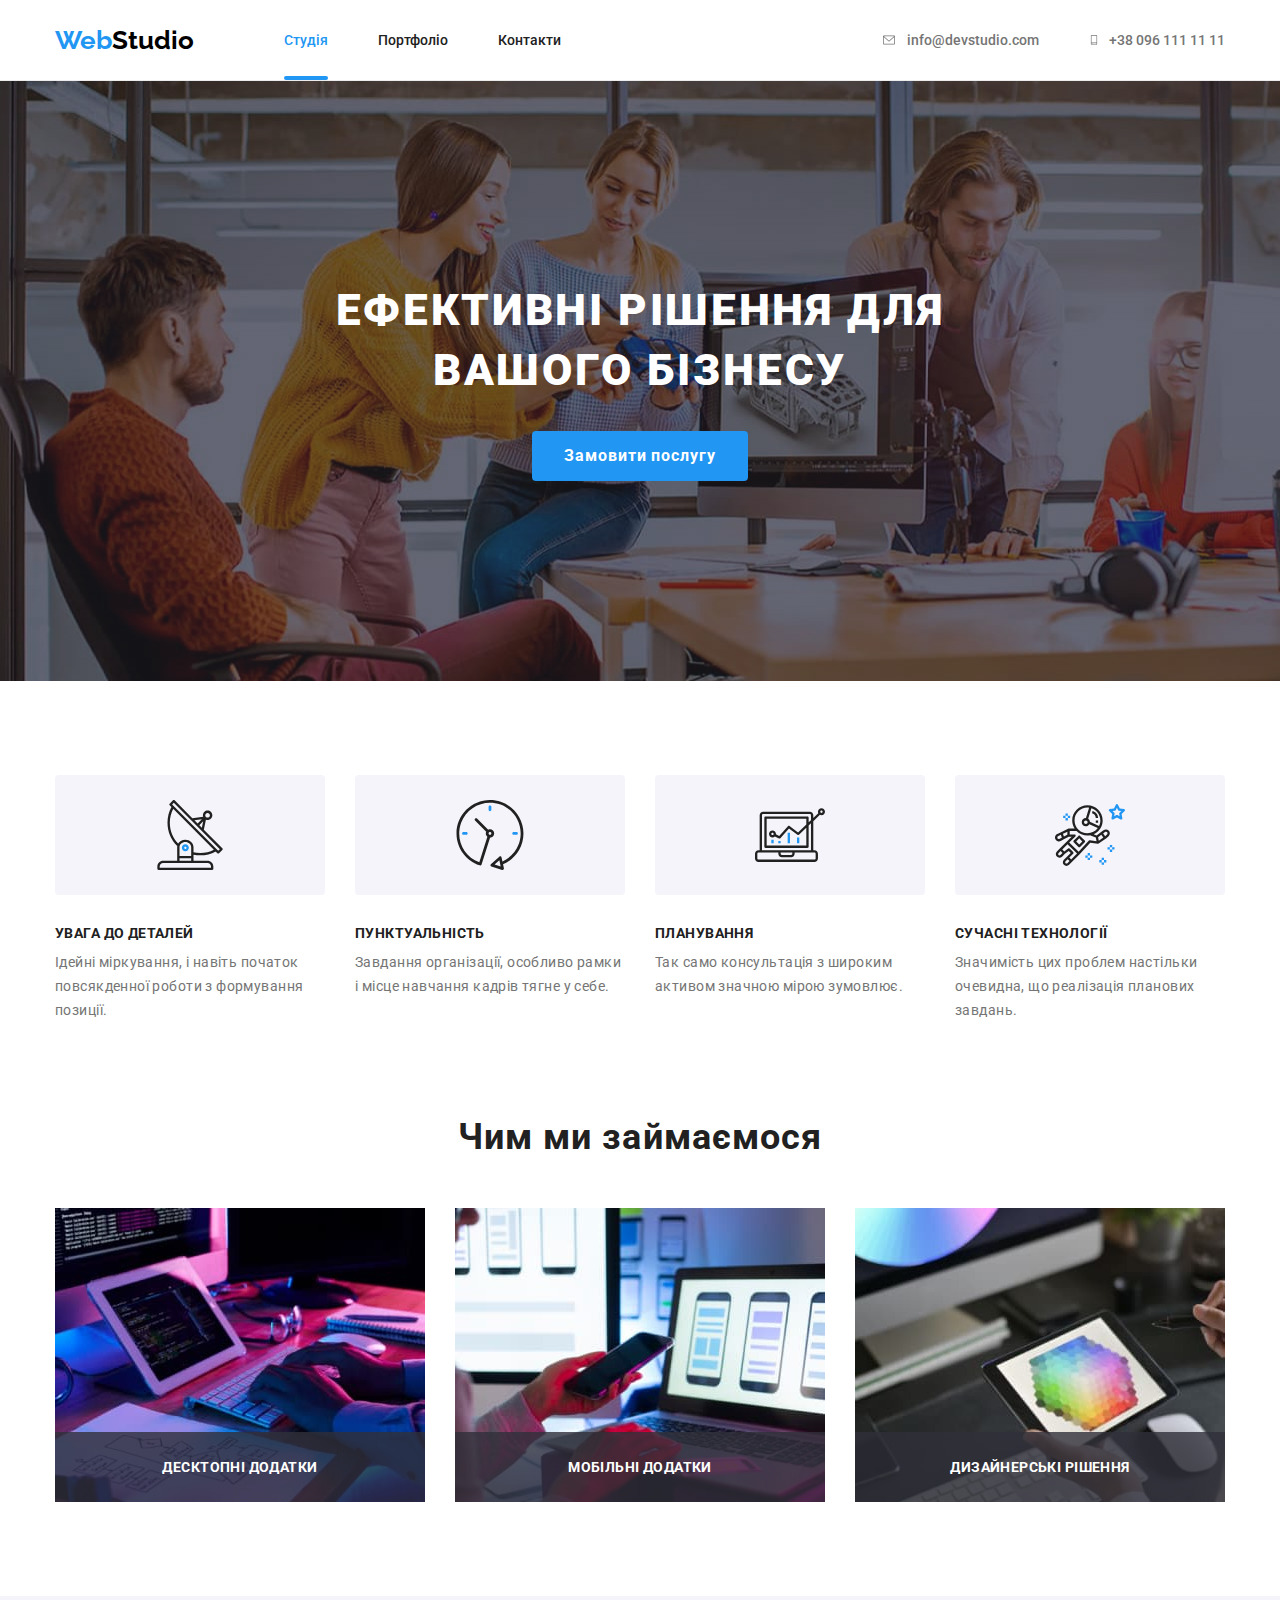
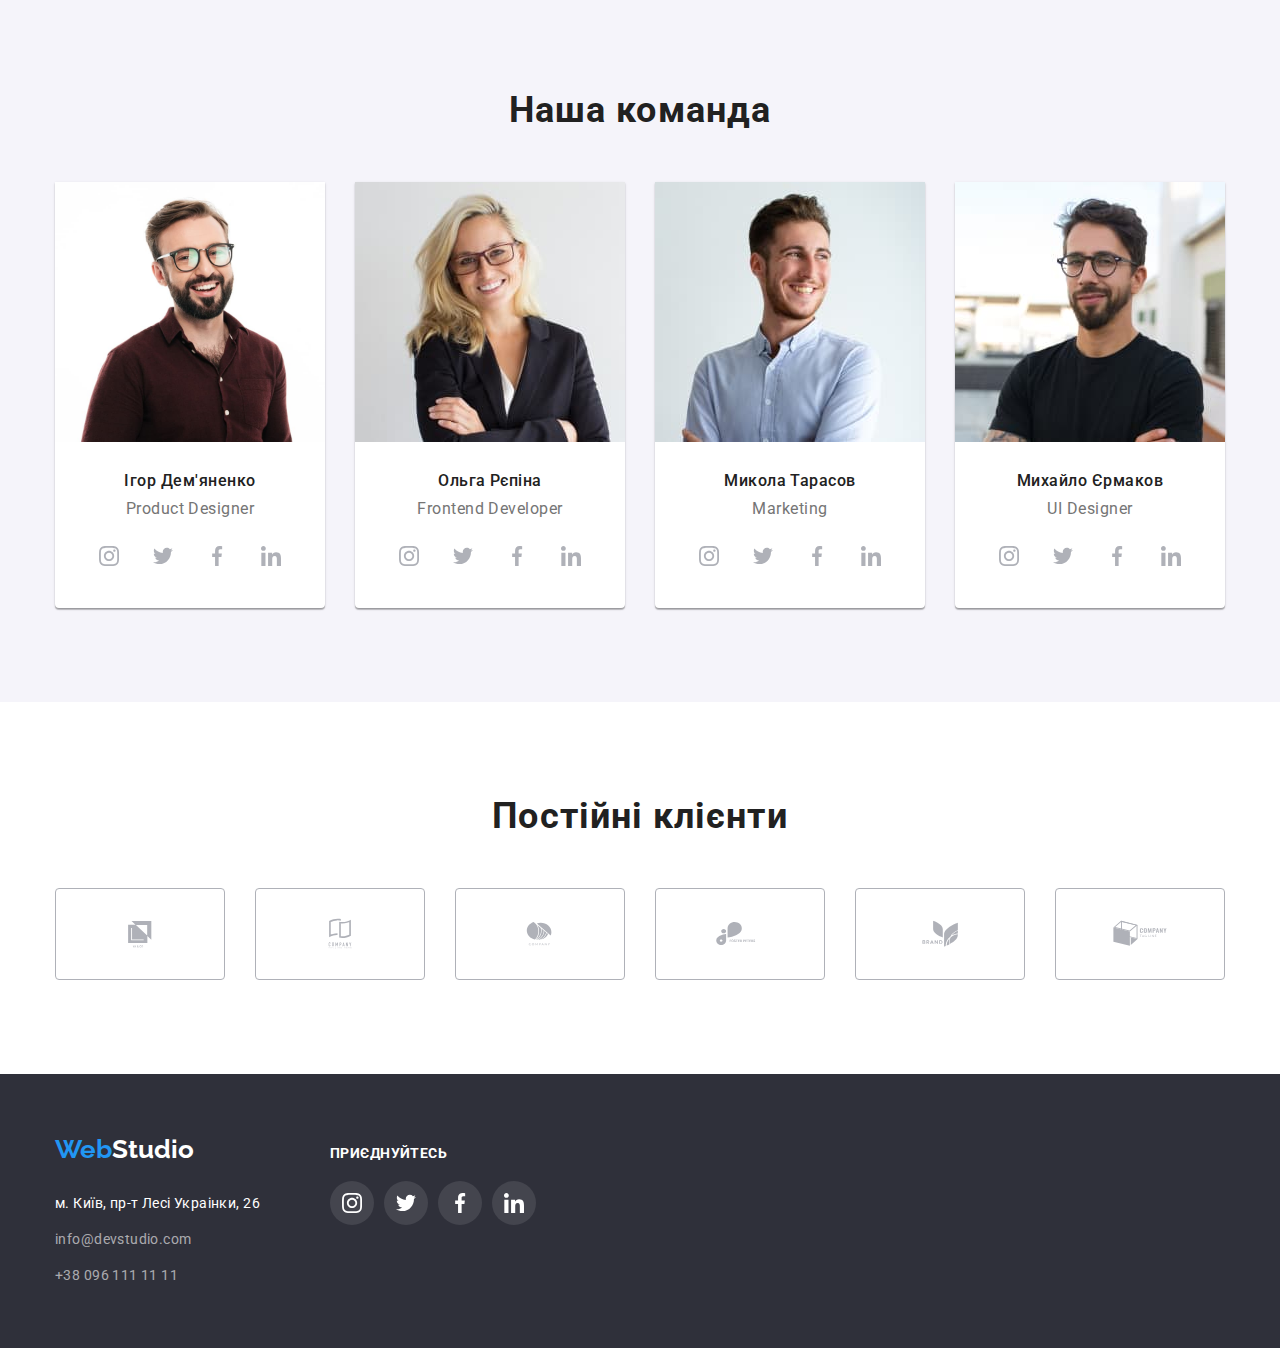
<file: index.html>
<!DOCTYPE html>
<html lang="uk">

<head>
  <meta charset="UTF-8">
  <meta name="viewport" content="width=device-width, initial-scale=1.0">

  <link rel="preconnect" href="https://fonts.googleapis.com">
  <link rel="preconnect" href="https://fonts.gstatic.com" crossorigin>
  <link href="https://fonts.googleapis.com/css2?family=Roboto:wght@400;500;700;900&display=swap" rel="stylesheet">
  <link href="https://fonts.googleapis.com/css2?family=Raleway:wght@700&display=swap" rel="stylesheet">

  <link rel="stylesheet" href="https://cdnjs.cloudflare.com/ajax/libs/modern-normalize/1.0.0/modern-normalize.min.css">
  <link rel="stylesheet" href="./css/styles.css">

  <title>WebStudio</title>
</head>

<body>
  <!-- Header -->
  <header class="header">

    <div class="container header-menu">
      <!-- Top menu -->
      <nav class="top-menu">
        <a href="#" class="logo">Web<span class="logostudio">Studio</span></a>
        <ul class="header-lin-menu">
          <li><a href="#about" class="header-link-active">Студія</a></li>
          <li><a href="portfolio.html" class="header-link">Портфоліо</a></li>
          <li><a href="#contacts" class="header-link">Контакти</a></li>
        </ul>
      </nav>
      <ul class="header-linl-menu">
        <li class="header-linl-menu-li">
          <a href="mailto:info@devstudio.com" class="contacts-link">
            <svg class="header-linl-svg-env">
              <use href="./images/symbol-defs.svg#envelope"></use>
            </svg>
            info@devstudio.com</a>
        </li>
        <li class="header-linl-menu-li">
          <a href="tel:+380961111111" class="contacts-link">
            <svg class="header-linl-svg-smart">
              <use href="./images/symbol-defs.svg#smartphone"></use>
            </svg>
            +38 096 111 11 11</a>
        </li>
      </ul>
    </div>

  </header>

  <!-- Main -->
  <main>

    <!-- Slogan -->
    <section class="section-slogan">
      <div class="container slogan">
        <h1 class="slogan-text">Ефективні рішення для вашого бізнесу</h1>
        <button type="button" class="order" data-modal-open>Замовити послугу</button>
      </div>
      <div class="backdrop is-hidden" data-backdrop>
        <div class="modal is-hidden" data-modal>
          <p>Ресурс пропонує комплексні пропозиції з різним рівнем функціоналу та сервісів. Все це дозволить відвідувачу
            отримати вичерпні відомості про компанію чи приватну особу.</p>
          <button data-modal-close class="button-modal-close">
            <img src=" ./images/close.svg" alt="close" width="16">
          </button>
        </div>
      </div>
    </section>

    <!-- What do we do -->
    <section class="section-whatdowedo">

      <div class="container whatdowedo">
        <h2 class="visually-hidden">what-main</h2>
        <ul class="what-main">
          <li class="what-list">
            <div class="icon">
              <svg class="icon-svg">
                <use href="./images/symbol-defs.svg#antenna"></use>
              </svg>
            </div>
            <h3 class="what-title">Увага до деталей</h3>
            <p class="what-text">Ідейні міркування, і навіть початок повсякденної роботи з формування позиції.</p>
          </li>

          <li class="what-list icon-clock">
            <div class="icon">
              <svg class="icon-svg">
                <use href="./images/symbol-defs.svg#clock"></use>
              </svg>
            </div>
            <h3 class="what-title">Пунктуальність</h3>
            <p class="what-text">Завдання організації, особливо рамки і місце навчання кадрів тягне у себе.</p>
          </li>

          <li class="what-list icon-diagram">
            <div class="icon">
              <svg class="icon-svg">
                <use href="./images/symbol-defs.svg#diagram"></use>
              </svg>
            </div>
            <h3 class="what-title">Планування</h3>
            <p class="what-text">Так само консультація з широким активом значною мірою зумовлює.</p>
          </li>

          <li class="what-list icon-astronavt">
            <div class="icon">
              <svg class="icon-svg">
                <use href="./images/symbol-defs.svg#astronaut"></use>
              </svg>
            </div>
            <h3 class="what-title">Сучасні технології</h3>
            <p class="what-text">Значимість цих проблем настільки очевидна, що реалізація планових завдань.</p>
          </li>
        </ul>
      </div>

    </section>

    <!-- What do we do image-->

    <section class="section-what-image">

      <div class="container what-image">
        <h2 class="what-slogan" id="portfolio">Чим ми займаємося</h2>
        <ul class="what-image-flex">
          <li class="what-image-list">
            <img src=" ./images/what1.jpg" alt="Комп'ютер" width="370">
            <p class="what-image-text">Десктопні додатки</p>
          </li>

          <li class="what-image-list">
            <img src="./images/what2.jpg" alt="Телефон" width="370">
            <p class="what-image-text">Мобільні додатки</p>
          </li>

          <li class="what-image-list">
            <img src=" ./images/what3.jpg" alt="Планшет" width="370">
            <p class="what-image-text">Дизайнерські рішення</p>
          </li>
        </ul>
      </div>

    </section>

    <!-- Our team -->
    <section class="section-ourteam">
      <div class="container ourteam">
        <h2 class="ourteam-title" id="about">Наша команда</h2>
        <ul class="our-team-list">
          <li class="card">
            <img src="./images/dem.jpg" alt="Ігор Дем'яненко" width="270">
            <div class="ourteam-text">
              <h3 class="ourteam-name">Ігор Дем'яненко</h3>
              <p class="ourteam-profession">Product Designer</p>
              <ul class="our-team-sn">
                <li>
                  <a href="#" class="our-team-li-sn">
                    <svg class="sn-svg">
                      <use href="./images/symbol-defs.svg#instagram"></use>
                    </svg>
                  </a>
                </li>
                <li>
                  <a href="#" class="our-team-li-sn">
                    <svg class="sn-svg">
                      <use href="./images/symbol-defs.svg#twitter"></use>
                    </svg>
                  </a>
                </li>
                <li>
                  <a href="#" class="our-team-li-sn">
                    <svg class="sn-svg">
                      <use href="./images/symbol-defs.svg#facebook"></use>
                    </svg>
                  </a>
                </li>
                <li>
                  <a href="#" class="our-team-li-sn">
                    <svg class="sn-svg">
                      <use href="./images/symbol-defs.svg#linkedin"></use>
                    </svg>
                  </a>
                </li>
              </ul>
            </div>
          </li>

          <li class="card">
            <img src="./images/repina.jpg" alt="Ольга Рєпіна" width="270">
            <div class="ourteam-text">
              <h3 class="ourteam-name">Ольга Рєпіна</h3>
              <p class="ourteam-profession">Frontend Developer</p>
              <ul class="our-team-sn">
                <li>
                  <a href="#" class="our-team-li-sn">
                    <svg class="sn-svg">
                      <use href="./images/symbol-defs.svg#instagram"></use>
                    </svg>
                  </a>
                </li>
                <li>
                  <a href="#" class="our-team-li-sn">
                    <svg class="sn-svg">
                      <use href="./images/symbol-defs.svg#twitter"></use>
                    </svg>
                  </a>
                </li>
                <li>
                  <a href="#" class="our-team-li-sn">
                    <svg class="sn-svg">
                      <use href="./images/symbol-defs.svg#facebook"></use>
                    </svg>
                  </a>
                </li>
                <li>
                  <a href="#" class="our-team-li-sn">
                    <svg class="sn-svg">
                      <use href="./images/symbol-defs.svg#linkedin"></use>
                    </svg>
                  </a>
                </li>
              </ul>
            </div>
          </li>

          <li class="card">
            <img src="./images/tarasov.jpg" alt="Микола Тарасов" width="270">
            <div class="ourteam-text">
              <h3 class="ourteam-name">Микола Тарасов</h3>
              <p class="ourteam-profession">Marketing</p>
              <ul class="our-team-sn">
                <li>
                  <a href="#" class="our-team-li-sn">
                    <svg class="sn-svg">
                      <use href="./images/symbol-defs.svg#instagram"></use>
                    </svg>
                  </a>
                </li>
                <li>
                  <a href="#" class="our-team-li-sn">
                    <svg class="sn-svg">
                      <use href="./images/symbol-defs.svg#twitter"></use>
                    </svg>
                  </a>
                </li>
                <li>
                  <a href="#" class="our-team-li-sn">
                    <svg class="sn-svg">
                      <use href="./images/symbol-defs.svg#facebook"></use>
                    </svg>
                  </a>
                </li>
                <li>
                  <a href="#" class="our-team-li-sn">
                    <svg class="sn-svg">
                      <use href="./images/symbol-defs.svg#linkedin"></use>
                    </svg>
                  </a>
                </li>
              </ul>
            </div>
          </li>

          <li class="card">
            <img src="./images/ermakov.jpg" alt="Михайло Єрмаков" width="270">
            <div class="ourteam-text">
              <h3 class="ourteam-name">Михайло Єрмаков</h3>
              <p class="ourteam-profession">UI Designer</p>
              <ul class="our-team-sn">
                <li>
                  <a href="#" class="our-team-li-sn">
                    <svg class="sn-svg">
                      <use href="./images/symbol-defs.svg#instagram"></use>
                    </svg>
                  </a>
                </li>
                <li>
                  <a href="#" class="our-team-li-sn">
                    <svg class="sn-svg">
                      <use href="./images/symbol-defs.svg#twitter"></use>
                    </svg>
                  </a>
                </li>
                <li>
                  <a href="#" class="our-team-li-sn">
                    <svg class="sn-svg">
                      <use href="./images/symbol-defs.svg#facebook"></use>
                    </svg>
                  </a>
                </li>
                <li>
                  <a href="#" class="our-team-li-sn">
                    <svg class="sn-svg">
                      <use href="./images/symbol-defs.svg#linkedin"></use>
                    </svg>
                  </a>
                </li>
              </ul>
            </div>
          </li>

        </ul>
      </div>

    </section>

    <!-- Regular customers -->

    <section class="section-reg-cust">
      <div class="container">
        <h2 class="reg-cust-title" id="customers">Постійні клієнти</h2>
        <ul class="reg-cust-list-ul">
          <li class="reg-cust-list-li">
            <a href="#" class="reg-cust-list-a">
              <svg class="client-svg">
                <use href="./images/symbol-defs.svg#client1"></use>
              </svg>
            </a>
          </li>
          <li class="reg-cust-list-li"><a href="#" class="reg-cust-list-a">
              <svg class="client-svg">
                <use href="./images/symbol-defs.svg#client2"></use>
              </svg>
            </a></li>
          <li class="reg-cust-list-li"><a href="#" class="reg-cust-list-a">
              <svg class="client-svg">
                <use href="./images/symbol-defs.svg#client3"></use>
              </svg>
            </a></li>
          <li class="reg-cust-list-li"><a href="#" class="reg-cust-list-a">
              <svg class="client-svg">
                <use href="./images/symbol-defs.svg#client4"></use>
              </svg>
            </a></li>
          <li class="reg-cust-list-li"><a href="#" class="reg-cust-list-a">
              <svg class="client-svg">
                <use href="./images/symbol-defs.svg#client5"></use>
              </svg>
            </a></li>
          <li class="reg-cust-list-li"><a href="#" class="reg-cust-list-a">
              <svg class="client-svg">
                <use href="./images/symbol-defs.svg#client6"></use>
              </svg>
            </a></li>
        </ul>
      </div>

    </section>

  </main>

  <!-- Footer -->
  <footer class="footer">

    <div class="container footer-cont">
      <div class="footer-contacts">
        <a href="#" class="footer-logo" id="contacts">Web<span class="logostudio-footer">Studio</span></a>
        <ul class="footer-menu">
          <li class="footer-menu-li">
            <a href="https://goo.gl/maps/CPtrU1FHBa2aNyZL9" target="_blank" rel="noopener noreferrer nofollow"
              class="footer-link">
              м. Київ, пр-т Лесі Украінки, 26</a>
          </li>
          <li class="footer-menu-li"><a href="mailto:info@devstudio.com" class="footer-link-dop">info@devstudio.com</a>
          </li>
          <li><a href="tel:+380961111111" class="footer-link-dop">+38 096 111 11 11</a></li>
        </ul>
      </div>
      <div class="footer-sn">
        <p class="footer-sn-title">приєднуйтесь</p>
        <ul class="footer-sn-ul">
          <li>
            <a href="#" class="footer-sn-li">
              <svg class="sn-svg">
                <use href="./images/symbol-defs.svg#instagram"></use>
              </svg>
            </a>
          </li>
          <li>
            <a href="#" class="footer-sn-li">
              <svg class="sn-svg">
                <use href="./images/symbol-defs.svg#twitter"></use>
              </svg>
            </a>
          </li>
          <li>
            <a href="#" class="footer-sn-li">
              <svg class="sn-svg">
                <use href="./images/symbol-defs.svg#facebook"></use>
              </svg>
            </a>
          </li>
          <li>
            <a href="#" class="footer-sn-li">
              <svg class="sn-svg">
                <use href="./images/symbol-defs.svg#linkedin"></use>
              </svg>
            </a>
          </li>
        </ul>
      </div>
    </div>

  </footer>

  <!-- Script modal windows -->
  <script src="./js/modal.js"></script>

</body>

</html>
</file>
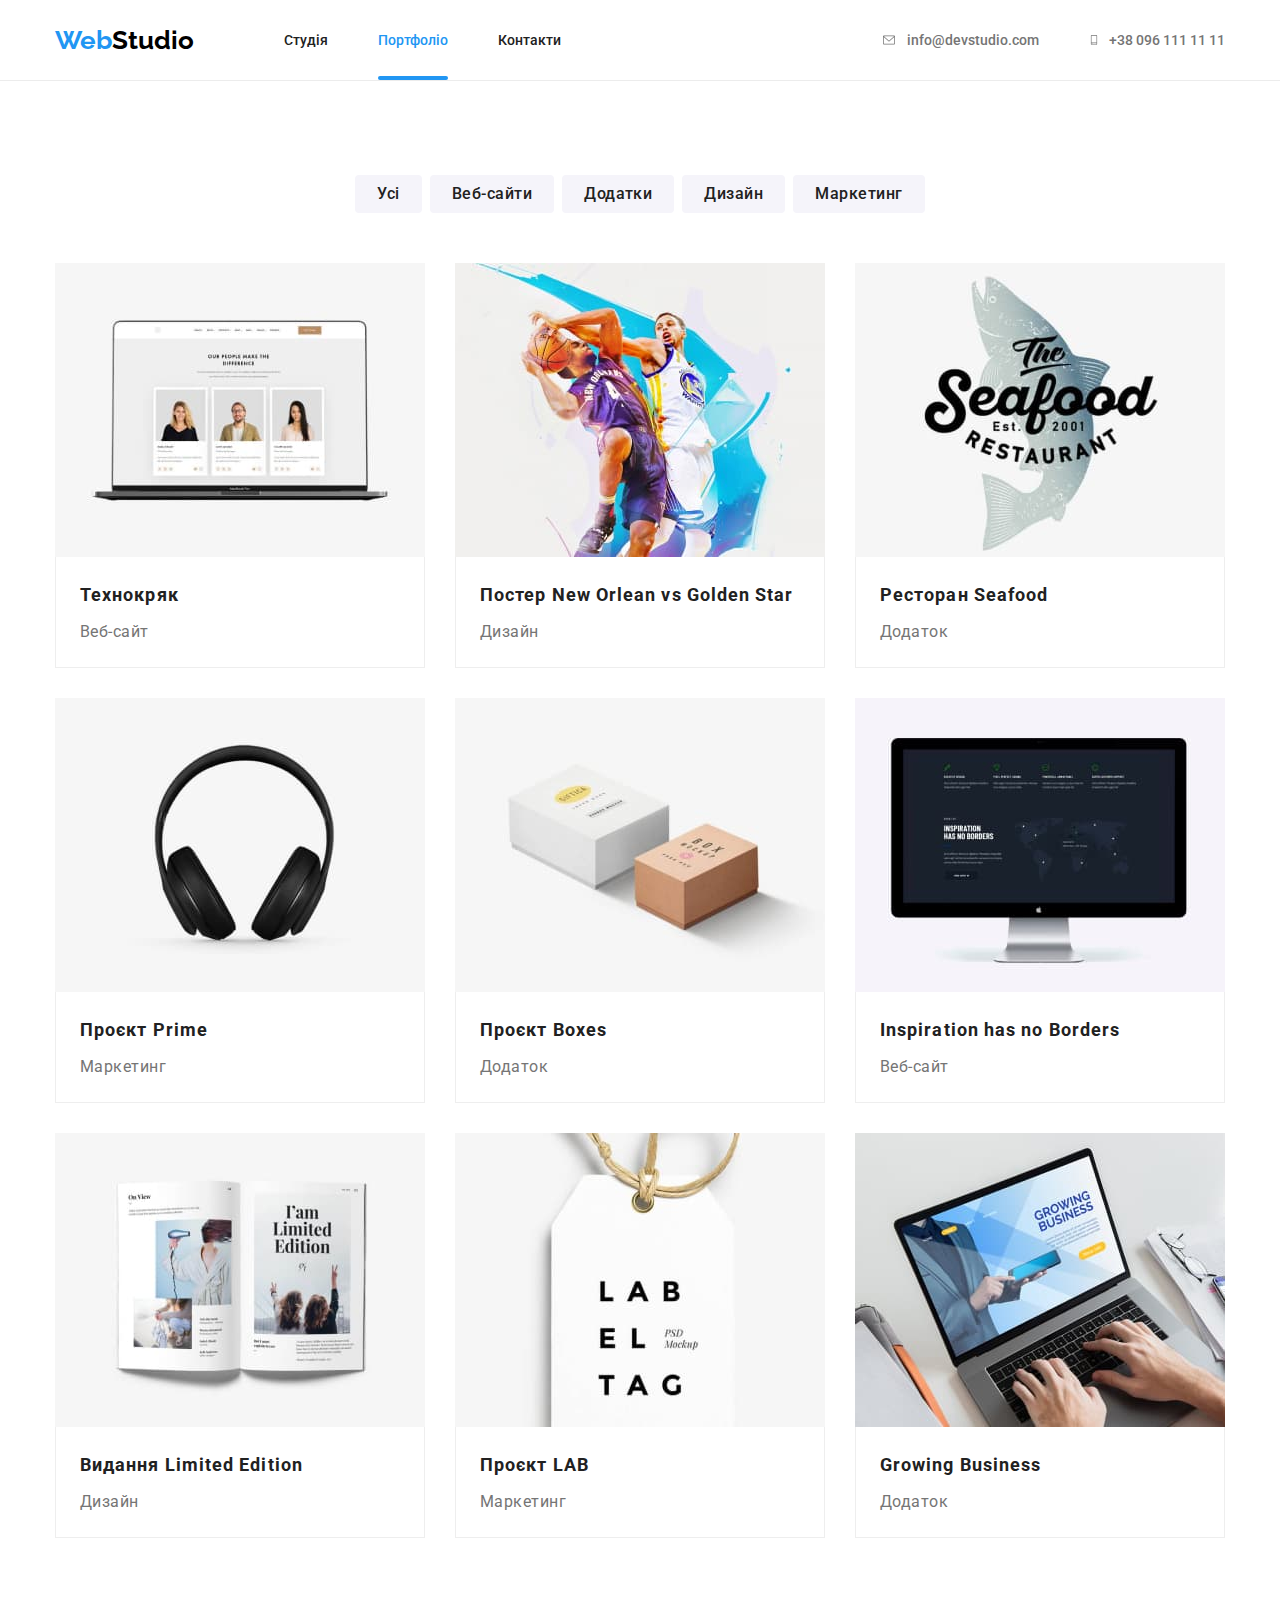
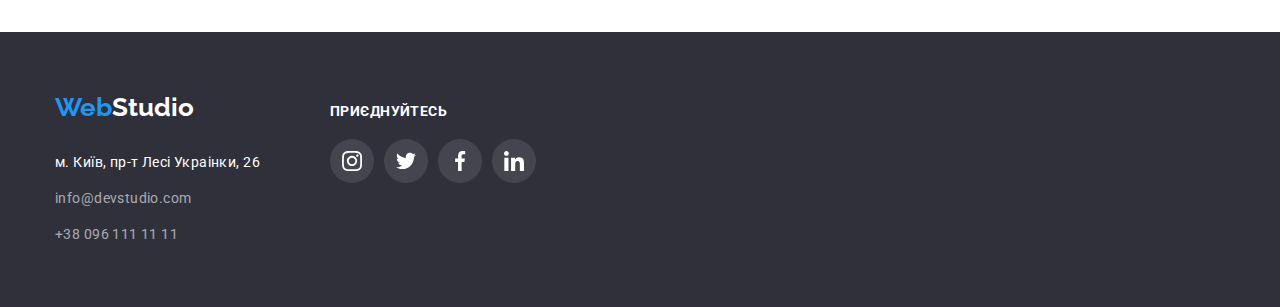
<file: portfolio.html>
<!DOCTYPE html>
<html lang="uk">

<head>
  <meta charset="UTF-8">
  <meta name="viewport" content="width=device-width, initial-scale=1.0">

  <link rel="preconnect" href="https://fonts.googleapis.com">
  <link rel="preconnect" href="https://fonts.gstatic.com" crossorigin>
  <link href="https://fonts.googleapis.com/css2?family=Roboto:wght@400;500;700;900&display=swap" rel="stylesheet">
  <link href="https://fonts.googleapis.com/css2?family=Raleway:wght@700&display=swap" rel="stylesheet">

  <link rel="stylesheet" href="https://cdnjs.cloudflare.com/ajax/libs/modern-normalize/1.0.0/modern-normalize.min.css">
  <link rel="stylesheet" href="./css/styles.css">

  <title>Portfolio</title>
</head>

<body>

  <!-- Header -->
  <header class="header">

    <div class="container header-menu">
      <!-- Top menu -->
      <nav class="top-menu">
        <a href="#" class="logo">Web<span class="logostudio">Studio</span></a>
        <ul class="header-lin-menu">
          <li><a href="index.html" class="header-link">Студія</a></li>
          <li><a href="portfolio.html" class="header-link-active">Портфоліо</a></li>
          <li><a href="#contacts" class="header-link">Контакти</a></li>
        </ul>
      </nav>
      <ul class="header-linl-menu">
        <li class="header-linl-menu-li">
          <a href="mailto:info@devstudio.com" class="contacts-link">
            <svg class="header-linl-svg-env">
              <use href="./images/symbol-defs.svg#envelope"></use>
            </svg>
            info@devstudio.com</a>
        </li>
        <li class="header-linl-menu-li">
          <a href="tel:+380961111111" class="contacts-link">
            <svg class="header-linl-svg-smart">
              <use href="./images/symbol-defs.svg#smartphone"></use>
            </svg>
            +38 096 111 11 11</a>
        </li>
      </ul>
    </div>

  </header>

  <!-- Main -->
  <main>

    <section class="section-portfolio">

      <div class="container">
        <h1 class="visually-hidden">Portfolio</h1>

        <!-- Button menu -->

        <ul class="button-menu">
          <li><button type="button" class="buttons-portfolio">Усі</button></li>
          <li><button type="button" class="buttons-portfolio">Веб-сайти</button></li>
          <li><button type="button" class="buttons-portfolio">Додатки</button></li>
          <li><button type="button" class="buttons-portfolio">Дизайн</button></li>
          <li><button type="button" class="buttons-portfolio">Маркетинг</button></li>
        </ul>

        <!-- Our projects -->

        <ul class="our-portf-list">

          <li>
            <a href="#" class="card-portf">
              <div class="card-image">
                <img src="./images/port1.jpg" alt="Технокряк" width="370">
                <div class="card-overlay">
                  <p class="card-overlay-text">Ресурс пропонує комплексні пропозиції з різним рівнем функціоналу та
                    сервісів. Все це дозволить
                    відвідувачу отримати вичерпні відомості про компанію чи приватну особу.</p>
                </div>
              </div>
              <div class="card-portf-text">
                <h3 class="ourteam-portf-title">Технокряк</h3>
                <p class="ourteam-portf-text">Веб-сайт</p>
              </div>
            </a>
          </li>

          <li>
            <a href="#" class="card-portf">
              <div class="card-image">
                <img src="./images/port2.jpg" alt="Постер New Orlean vs Golden Star" width="370">
                <div class="card-overlay">
                  <p class="card-overlay-text">Ресурс пропонує комплексні пропозиції з різним рівнем функціоналу та
                    сервісів. Все це дозволить
                    відвідувачу отримати вичерпні відомості про компанію чи приватну особу.</p>
                </div>
              </div>
              <div class="card-portf-text">
                <h3 class="ourteam-portf-title">Постер New Orlean vs Golden Star</h3>
                <p class="ourteam-portf-text">Дизайн</p>
              </div>
            </a>
          </li>

          <li>
            <a href="#" class="card-portf">
              <div class="card-image">
                <img src="./images/port3.jpg" alt="Ресторан Seafood" width="370">
                <div class="card-overlay">
                  <p class="card-overlay-text">Ресурс пропонує комплексні пропозиції з різним рівнем функціоналу та
                    сервісів. Все це дозволить
                    відвідувачу отримати вичерпні відомості про компанію чи приватну особу.</p>
                </div>
              </div>
              <div class="card-portf-text">
                <h3 class="ourteam-portf-title">Ресторан Seafood</h3>
                <p class="ourteam-portf-text">Додаток</p>
              </div>
            </a>
          </li>

          <li>
            <a href="#" class="card-portf">
              <div class="card-image">
                <img src="./images/port4.jpg" alt="Проєкт Prime" width="370">
                <div class="card-overlay">
                  <p class="card-overlay-text">Ресурс пропонує комплексні пропозиції з різним рівнем функціоналу та
                    сервісів. Все це дозволить
                    відвідувачу отримати вичерпні відомості про компанію чи приватну особу.</p>
                </div>
              </div>
              <div class="card-portf-text">
                <h3 class="ourteam-portf-title">Проєкт Prime</h3>
                <p class="ourteam-portf-text">Маркетинг</p>
              </div>
            </a>
          </li>

          <li>
            <a href="#" class="card-portf">
              <div class="card-image">
                <img src="./images/port5.jpg" alt="Проєкт Boxes" width="370">
                <div class="card-overlay">
                  <p class="card-overlay-text">Ресурс пропонує комплексні пропозиції з різним рівнем функціоналу та
                    сервісів. Все це дозволить
                    відвідувачу отримати вичерпні відомості про компанію чи приватну особу.</p>
                </div>
              </div>
              <div class="card-portf-text">
                <h3 class="ourteam-portf-title">Проєкт Boxes</h3>
                <p class="ourteam-portf-text">Додаток</p>
              </div>
            </a>
          </li>

          <li>
            <a href="#" class="card-portf">
              <div class="card-image">
                <img src="./images/port6.jpg" alt="Inspiration has no Borders" width="370">
                <div class="card-overlay">
                  <p class="card-overlay-text">Ресурс пропонує комплексні пропозиції з різним рівнем функціоналу та
                    сервісів. Все це дозволить
                    відвідувачу отримати вичерпні відомості про компанію чи приватну особу.</p>
                </div>
              </div>
              <div class="card-portf-text">
                <h3 class="ourteam-portf-title">Inspiration has no Borders</h3>
                <p class="ourteam-portf-text">Веб-сайт</p>
              </div>
            </a>
          </li>

          <li>
            <a href="#" class="card-portf">
              <div class="card-image">
                <img src="./images/port7.jpg" alt="Видання Limited Edition" width="370">
                <div class="card-overlay">
                  <p class="card-overlay-text">Ресурс пропонує комплексні пропозиції з різним рівнем функціоналу та
                    сервісів. Все це дозволить
                    відвідувачу отримати вичерпні відомості про компанію чи приватну особу.</p>
                </div>
              </div>
              <div class="card-portf-text">
                <h3 class="ourteam-portf-title">Видання Limited Edition</h3>
                <p class="ourteam-portf-text">Дизайн</p>
              </div>
            </a>
          </li>

          <li>
            <a href="#" class="card-portf">
              <div class="card-image">
                <img src="./images/port8.jpg" alt="Проєкт LAB" width="370">
                <div class="card-overlay">
                  <p class="card-overlay-text">Ресурс пропонує комплексні пропозиції з різним рівнем функціоналу та
                    сервісів. Все це дозволить
                    відвідувачу отримати вичерпні відомості про компанію чи приватну особу.</p>
                </div>
              </div>
              <div class="card-portf-text">
                <h3 class="ourteam-portf-title">Проєкт LAB</h3>
                <p class="ourteam-portf-text">Маркетинг</p>
              </div>
            </a>
          </li>

          <li>
            <a href="#" class="card-portf">
              <div class="card-image">
                <img src="./images/port9.jpg" alt="Growing Business" width="370">
                <div class="card-overlay">
                  <p class="card-overlay-text">Ресурс пропонує комплексні пропозиції з різним рівнем функціоналу та
                    сервісів. Все це дозволить
                    відвідувачу отримати вичерпні відомості про компанію чи приватну особу.</p>
                </div>
              </div>
              <div class="card-portf-text">
                <h3 class="ourteam-portf-title">Growing Business</h3>
                <p class="ourteam-portf-text">Додаток</p>
              </div>
            </a>
          </li>
        </ul>

      </div>

    </section>
  </main>

  <!-- Footer -->
  <footer class="footer">

    <div class="container footer-cont">
      <div class="footer-contacts">
        <a href="#" class="footer-logo" id="contacts">Web<span class="logostudio-footer">Studio</span></a>
        <ul class="footer-menu">
          <li class="footer-menu-li">
            <a href="https://goo.gl/maps/CPtrU1FHBa2aNyZL9" target="_blank" rel="noopener noreferrer nofollow"
              class="footer-link">
              м. Київ, пр-т Лесі Украінки, 26</a>
          </li>
          <li class="footer-menu-li"><a href="mailto:info@devstudio.com" class="footer-link-dop">info@devstudio.com</a>
          </li>
          <li><a href="tel:+380961111111" class="footer-link-dop">+38 096 111 11 11</a></li>
        </ul>
      </div>
      <div class="footer-sn">
        <p class="footer-sn-title">приєднуйтесь</p>
        <ul class="footer-sn-ul">
          <li>
            <a href="#" class="footer-sn-li">
              <svg class="sn-svg">
                <use href="./images/symbol-defs.svg#instagram"></use>
              </svg>
            </a>
          </li>
          <li>
            <a href="#" class="footer-sn-li">
              <svg class="sn-svg">
                <use href="./images/symbol-defs.svg#twitter"></use>
              </svg>
            </a>
          </li>
          <li>
            <a href="#" class="footer-sn-li">
              <svg class="sn-svg">
                <use href="./images/symbol-defs.svg#facebook"></use>
              </svg>
            </a>
          </li>
          <li>
            <a href="#" class="footer-sn-li">
              <svg class="sn-svg">
                <use href="./images/symbol-defs.svg#linkedin"></use>
              </svg>
            </a>
          </li>
        </ul>
      </div>
    </div>

  </footer>

</body>

</html>
</file>
<file: css/styles.css>
:root {
  --color-title: #212121;
  --color-text: #757575;
  --color-link: #2196f3;
  --color-fff: #fff;
  --color-000: #000;
  --color-slogan: #2f303a;
  --color-button-hover: #188ce8;
  --color-ourteam: #f5f4fa;
  --border-top-color: #ececec;
  --buttons-portf: #f5f4fa;
  --card-portf: #eee;
  --color-sn: #afb1b8;
  --color-footer-sn: rgba(255, 255, 255, 0.1);
}

body {
  font-style: normal;
  font-family: "Roboto", sans-serif;
}

h1,
h2,
h3,
h4,
h5,
h6 {
  margin: 0;
  padding: 0;
}

p {
  margin: 0;
  padding: 0;
}

a {
  text-decoration: none;
  color: currentColor;
}

ul {
  list-style-type: none;
  margin: 0;
  padding: 0;
}

button {
  font-style: normal;
  font-family: "Roboto", sans-serif;
  padding: 0;
}

img {
  display: block;
}

.container {
  width: 1200px;
  padding: 0 15px;
  margin: 0 auto;
}

.header {
  border-bottom: 1px solid var(--border-top-color);
}

.header-menu {
  background-color: var(--color-fff);
  display: flex;
  align-items: center;
  justify-content: center;
}

.top-menu {
  display: flex;
  align-items: center;
}

.logo {
  color: var(--color-link);
  font-size: 26px;
  font-weight: 700;
  line-height: 1.17;
  font-family: "Raleway", sans-serif;
  margin-right: 90px;
}

.logo .logostudio {
  color: var(--color-000);
}

.header-lin-menu {
  display: flex;
  gap: 50px;
  padding: 0;
  margin: 0;
}

.header-linl-menu {
  display: flex;
  gap: 50px;
  padding: 0;
  margin-left: auto;
  align-items: center;
}

.header-linl-menu-li {
  color: var(--color-text);
}

.header-linl-svg-env {
  width: 16px;
  height: 12px;
  padding: 0;
  margin-right: 10px;
  fill: currentColor;
}

.header-linl-svg-smart {
  width: 10px;
  height: 16px;
  padding: 0;
  margin-right: 10px;
  fill: currentColor;
}

.header-link {
  color: var(--color-title);
  font-size: 14px;
  font-weight: 500;
  line-height: 1.17;
  display: block;
  padding: 32px 0;
  transition: color 250ms cubic-bezier(0.4, 0, 0.2, 1);
}

.header-link-active {
  position: relative;
  color: var(--color-link);
  font-size: 14px;
  font-weight: 500;
  line-height: 1.17;
  display: block;
  padding: 32px 0;
}

.header-link-active::after {
  content: "";
  position: absolute;
  bottom: 0;
  display: block;
  background-color: var(--color-link);
  width: 100%;
  height: 4px;
  border-radius: 2px;
}

.header-link:hover,
.header-link:focus {
  color: var(--color-link);
}

.contacts-link {
  display: flex;
  align-items: center;
  color: currentColor;
  font-size: 14px;
  font-weight: 500;
  line-height: 1.17;
  transition: color 250ms cubic-bezier(0.4, 0, 0.2, 1);
}

.contacts-link:hover,
.contacts-link:focus {
  color: currentColor;
  font-size: 14px;
  font-weight: 500;
  line-height: 1.17;
  color: var(--color-link);
}

.slogan {
  text-align: center;
  position: relative;
}

.section-slogan {
  padding: 200px 0;
  max-width: 1600px;
  margin-left: auto;
  margin-right: auto;
  background-image: linear-gradient(
      to right,
      rgba(47, 48, 58, 0.4),
      rgba(47, 48, 58, 0.4)
    ),
    url("../images/fon.jpg");
}

.slogan-text {
  color: var(--color-fff);
  text-align: center;
  font-size: 44px;
  font-weight: 900;
  line-height: 1.36;
  letter-spacing: 2.64px;
  text-transform: uppercase;
  width: 700px;
  margin: auto;
  margin-bottom: 30px;
}

.order {
  font-style: normal;
  background-color: var(--color-link);
  color: var(--color-fff);
  border: none;
  border-radius: 4px;
  text-align: center;
  font-size: 16px;
  font-weight: 700;
  line-height: 1.875;
  letter-spacing: 0.96px;
  padding: 10px 32px;
  cursor: pointer;
  transition: background-color 250ms cubic-bezier(0.4, 0, 0.2, 1);
}

.order:hover,
.order:focus {
  background-color: var(--color-button-hover);
}

.backdrop.is-hidden {
  visibility: hidden;
  opacity: 0;
  pointer-events: none;
}

.modal.is-hidden {
  transform: scale(0.1);
}

.backdrop {
  position: fixed;
  z-index: 10;
  top: 0;
  left: 0;
  width: 100%;
  height: 100%;
  background-color: rgba(0, 0, 0, 0.5);
  opacity: 1;
  visibility: visible;
  transition: opacity 250ms cubic-bezier(0.4, 0, 0.2, 1),
    visibility 250ms cubic-bezier(0.4, 0, 0.2, 1);
}

.modal {
  position: absolute;
  top: 50%;
  left: 50%;
  transform: translate(-50%, -50%) scale(1);
  width: 500px;
  height: 580px;
  display: flex;
  align-items: center;
  justify-content: center;
  background-color: var(--color-fff);
  padding: 8px;
  transition: transform 250ms cubic-bezier(0.4, 0, 0.2, 1);
}

.button-modal-close {
  position: absolute;
  top: 8px;
  right: 8px;
  display: flex;
  align-items: center;
  justify-content: center;
  width: 30px;
  height: 30px;
  border-radius: 50%;
  border: 1px solid var(--color-sn);
}

.whatdowedo {
  background-color: var(--color-fff);
}

.section-whatdowedo {
  padding: 94px 0;
}

.slogan-whatdowedo {
  visibility: hidden;
}

.visually-hidden {
  position: absolute;
  width: 1px;
  height: 1px;
  margin: -1px;
  border: 0;
  padding: 0;

  white-space: nowrap;
  clip-path: inset(100%);
  clip: rect(0 0 0 0);
  overflow: hidden;
}

.what-main {
  display: flex;
  gap: 30px;
  justify-content: center;
}

.what-list {
  width: 270px;
  display: block;
}

.icon {
  display: flex;
  height: 120px;
  background-color: var(--color-ourteam);
  border-radius: 4px;
  align-items: center;
  justify-content: center;
}

.icon-svg {
  width: 70px;
  height: 70px;
}

.what-title {
  color: var(--color-title);
  font-size: 14px;
  font-weight: 700;
  line-height: 1.17;
  letter-spacing: 0.42px;
  text-transform: uppercase;
  margin-bottom: 10px;
  margin-top: 30px;
}

.what-text {
  color: var(--color-text);
  font-size: 14px;
  font-weight: 400;
  line-height: 1.7;
  letter-spacing: 0.42px;
}

.what-slogan {
  color: var(--color-title);
  text-align: center;
  font-size: 36px;
  font-weight: 700;
  letter-spacing: 1.08px;
  margin-bottom: 50px;
}

.section-what-image {
  padding-bottom: 94px;
  background-color: var(--color-fff);
}

.what-image-flex {
  display: flex;
  align-items: center;
  gap: 30px;
  justify-content: center;
}

.what-image-list {
  position: relative;
  z-index: auto;
}

.what-image-text {
  position: absolute;
  bottom: 0;
  width: 100%;
  height: 70px;
  background-color: rgba(47, 48, 58, 0.8);
  color: var(--color-fff);
  display: flex;
  align-items: center;
  justify-content: center;
  font-size: 14px;
  font-weight: 700;
  line-height: normal;
  letter-spacing: 0.42px;
  text-transform: uppercase;
}

.section-ourteam {
  background-color: var(--color-ourteam);
  padding: 94px 0;
}

.our-team-list {
  display: flex;
  gap: 30px;
  justify-content: center;
}

.card {
  width: 270px;
  border-radius: 0px 0px 4px 4px;
  background: var(--color-fff);
  box-shadow: 0px 2px 1px 0px rgba(0, 0, 0, 0.2),
    0px 1px 1px 0px rgba(0, 0, 0, 0.14), 0px 1px 3px 0px rgba(0, 0, 0, 0.12);
}

.ourteam-text {
  padding: 30px 0;
}

.ourteam-title {
  color: var(--color-title);
  text-align: center;
  font-size: 36px;
  font-weight: 700;
  letter-spacing: 1.08px;
  margin-bottom: 50px;
}

.ourteam-name {
  color: var(--color-title);
  text-align: center;
  font-size: 16px;
  font-weight: 500;
  letter-spacing: 0.48px;
  margin-bottom: 10px;
}

.ourteam-profession {
  color: var(--color-text);
  text-align: center;
  font-size: 16px;
  font-weight: 400;
  letter-spacing: 0.48px;
  margin-bottom: 16px;
}

.our-team-sn {
  display: flex;
  gap: 10px;
  justify-content: center;
}

.our-team-li-sn {
  display: flex;
  align-items: center;
  justify-content: center;
  width: 44px;
  height: 44px;
  border-radius: 50%;
  color: var(--color-sn);
  transition: color 250ms cubic-bezier(0.4, 0, 0.2, 1),
    background-color 250ms cubic-bezier(0.4, 0, 0.2, 1);
}

.our-team-li-sn:hover,
.our-team-li-sn:focus {
  color: var(--color-fff);
  background-color: var(--color-link);
}

.sn-svg {
  width: 20px;
  height: 20px;
  fill: currentColor;
}

.section-reg-cust {
  background-color: var(--color-fff);
  padding: 94px 0;
}

.reg-cust-title {
  color: var(--color-title);
  text-align: center;
  font-size: 36px;
  font-weight: 700;
  letter-spacing: 1.08px;
  margin-bottom: 50px;
}

.reg-cust-list-ul {
  display: flex;
  gap: 30px;
  padding: 0;
  margin: 0;
}

.reg-cust-list-li {
  display: block;
}

.reg-cust-list-a {
  display: flex;
  align-items: center;
  justify-content: center;
  width: 170px;
  height: 92px;
  border-radius: 4px;
  color: var(--color-sn);
  background-color: var(--color-fff);
  border: 1px solid var(--color-sn);
  transition: color 250ms cubic-bezier(0.4, 0, 0.2, 1),
    border 250ms cubic-bezier(0.4, 0, 0.2, 1);
}

.reg-cust-list-a:hover,
.reg-cust-list-a:focus {
  color: var(--color-link);
  border: 1px solid var(--color-link);
}

.client-svg {
  width: 106px;
  height: 60px;
  fill: currentColor;
}

.footer {
  background-color: var(--color-slogan);
  padding: 60px 0;
}

.footer-cont {
  display: flex;
  align-items: baseline;
}

.footer-logo {
  color: var(--color-link);
  font-size: 26px;
  font-weight: 700;
  line-height: 1.17;
  font-family: "Raleway", sans-serif;
  padding: 0;
  margin: 0;
}

.footer-logo .logostudio-footer {
  color: var(--color-fff);
}

.footer-menu {
  margin-top: 28px;
}

.footer-menu-li {
  margin-bottom: 12px;
}

.footer-link {
  color: var(--color-fff);
  font-size: 14px;
  font-weight: 400;
  line-height: 1.71;
  letter-spacing: 0.42px;
  font-style: normal;
  transition: color 250ms cubic-bezier(0.4, 0, 0.2, 1);
}

.footer-link:hover,
.footer-link:focus {
  color: var(--color-link);
}

.footer-link-dop {
  color: rgba(255, 255, 255, 0.6);
  font-size: 14px;
  font-weight: 400;
  line-height: 1.71;
  letter-spacing: 0.42px;
  font-style: normal;
  transition: color 250ms cubic-bezier(0.4, 0, 0.2, 1);
}

.footer-link-dop:hover,
.footer-link-dop:focus {
  color: var(--color-link);
}

.footer-sn {
  margin-left: 70px;
}

.footer-sn-title {
  color: var(--color-fff);
  font-family: Roboto;
  font-size: 14px;
  font-weight: 700;
  line-height: normal;
  letter-spacing: 0.42px;
  text-transform: uppercase;
  margin-bottom: 20px;
}

.footer-sn-ul {
  display: flex;
  gap: 10px;
  justify-content: center;
}

.footer-sn-li {
  display: flex;
  align-items: center;
  justify-content: center;
  width: 44px;
  height: 44px;
  border-radius: 50%;
  color: var(--color-fff);
  background-color: var(--color-footer-sn);
  transition: background-color 250ms cubic-bezier(0.4, 0, 0.2, 1);
}

.footer-sn-li:hover,
.footer-sn-li:focus {
  background-color: var(--color-link);
}

.top-menu-portf {
  display: flex;
  align-items: center;
  padding-left: 215px;
}

.section-portfolio {
  padding: 94px 0;
  margin: 0;
}

.button-menu {
  display: flex;
  gap: 8px;
  justify-content: center;
  margin-bottom: 50px;
}

.ourprojects {
  padding-bottom: 0px;
}

.buttons-portfolio {
  border-radius: 4px;
  background: var(--buttons-portf);
  border: 0;
  color: var(--color-title);
  text-align: center;
  font-size: 16px;
  font-weight: 500;
  line-height: 26px; /* 162.5% */
  letter-spacing: 0.48px;
  cursor: pointer;
  padding: 6px 22px;
  transition: color 250ms cubic-bezier(0.4, 0, 0.2, 1),
    background-color 250ms cubic-bezier(0.4, 0, 0.2, 1),
    box-shadow 250ms cubic-bezier(0.4, 0, 0.2, 1);
}

.buttons-portfolio:hover,
.buttons-portfolio:focus {
  background-color: var(--color-link);
  color: var(--color-fff);
  box-shadow: 0px 2px 2px 0px rgba(0, 0, 0, 0.12),
    0px 1px 2px 0px rgba(0, 0, 0, 0.08), 0px 3px 1px 0px rgba(0, 0, 0, 0.1);
}

.our-portf-list {
  display: flex;
  flex-wrap: wrap;
  gap: 30px;
}

.ourteam-portf-title {
  color: var(--color-title);
  font-size: 18px;
  font-weight: 700;
  line-height: 2;
  letter-spacing: 1.08px;
  margin-bottom: 4px;
}

.ourteam-portf-text {
  color: var(--color-text);
  font-size: 16px;
  font-weight: 400;
  line-height: 1.875;
  letter-spacing: 0.48px;
}

.card-portf {
  display: block;
  width: 370px;
  background: var(--color-fff);
  transition: box-shadow 250ms cubic-bezier(0.4, 0, 0.2, 1);
}

.card-image {
  position: relative;
  overflow: hidden;
}

.card-overlay {
  position: absolute;
  bottom: 0;
  display: flex;
  align-items: center;
  justify-content: center;
  background-color: rgba(33, 150, 243, 0.9);
  width: 100%;
  height: 100%;
  padding: 63px 24px;
  transform: translateY(+100%);
  transition: transform 250ms cubic-bezier(0.4, 0, 0.2, 1);
}

.card-overlay-text {
  color: var(--color-fff);
  font-family: Roboto;
  font-size: 18px;
  font-weight: 400;
  line-height: 28px;
  letter-spacing: 0.54px;
}

.card-portf-text {
  padding: 20px 24px;
  border: 1px solid var(--card-portf);
  border-top: 0;
}

.card-portf:hover,
.card-portf:focus {
  box-shadow: 1px 4px 6px 0px rgba(0, 0, 0, 0.16),
    0px 4px 4px 0px rgba(0, 0, 0, 0.06), 0px 1px 1px 0px rgba(0, 0, 0, 0.12);
}

.card-portf:hover .card-overlay {
  transform: translateY(0);
}

.card-portf:focus .card-overlay {
  transform: translateY(0);
}
</file>
